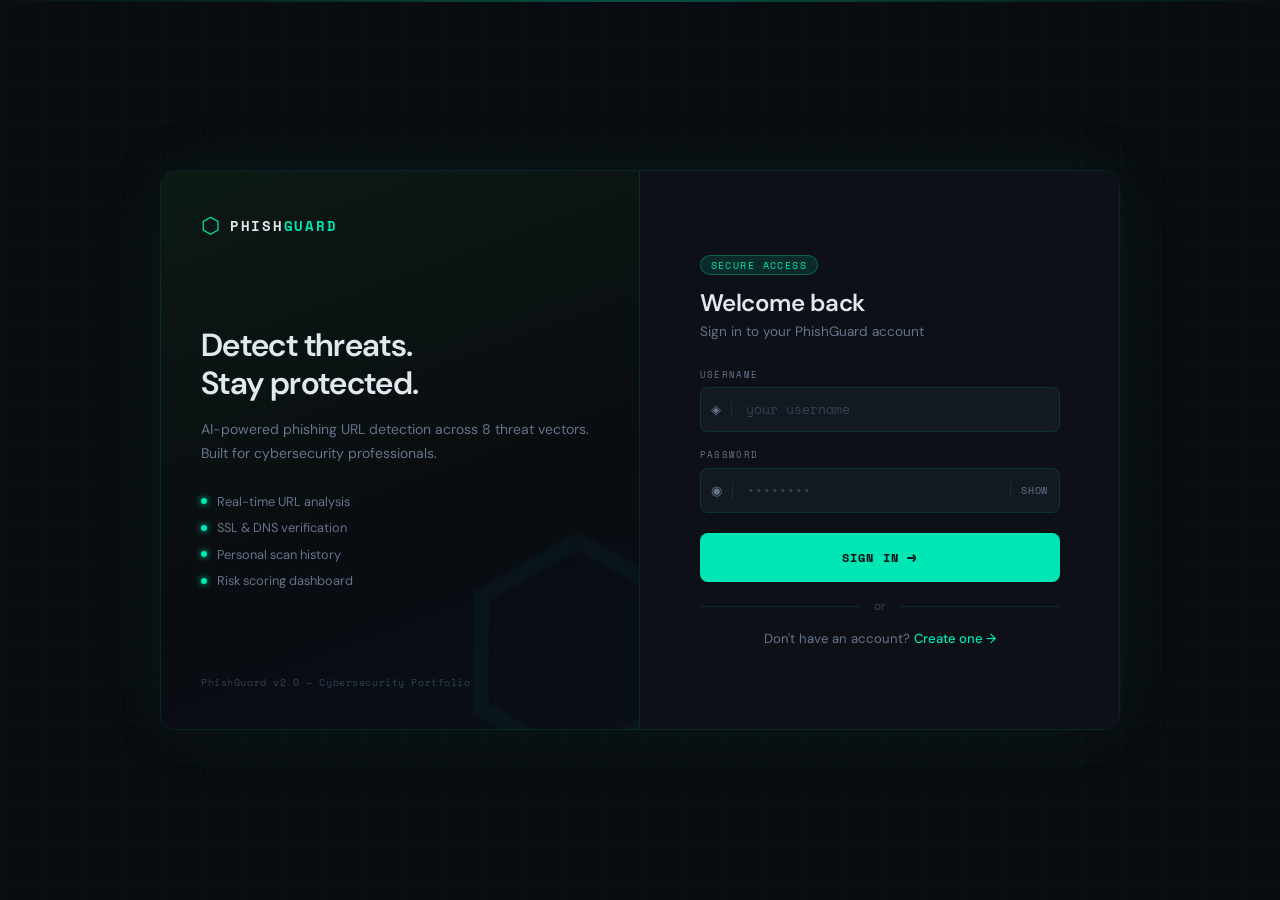
<file: frontend/index.html>
<!DOCTYPE html>
<html lang="en">
<head>
  <meta charset="UTF-8" />
  <meta name="viewport" content="width=device-width, initial-scale=1.0" />
  <title>PhishGuard — URL Threat Analyzer</title>
  <link rel="preconnect" href="https://fonts.googleapis.com" />
  <link href="https://fonts.googleapis.com/css2?family=Space+Mono:wght@400;700&family=DM+Sans:wght@300;400;500;600&display=swap" rel="stylesheet" />
  <link rel="stylesheet" href="styles.css" />
</head>
<body>

  <!-- Animated background grid -->
  <div class="bg-grid"></div>
  <div class="scanline"></div>

  <!-- ── Header ────────────────────────────────────────── -->
  <header class="header">
    <div class="header-inner">
      <div class="logo">
        <span class="logo-icon">⬡</span>
        <span class="logo-text">PHISH<span class="accent">GUARD</span></span>
      </div>
      <div class="header-meta"><span id="user-label" style="color:var(--accent);font-family:var(--font-mono);font-size:.65rem;letter-spacing:.1em;margin-right:8px"></span>
        <span class="status-dot"></span>
        <span class="status-label">SYSTEM ONLINE</span>
        <span class="divider">|</span>
        <span id="live-clock" class="clock"></span><button onclick="logout()" style="margin-left:12px;background:transparent;border:1px solid var(--border);color:var(--text-dim);font-family:var(--font-mono);font-size:.6rem;letter-spacing:.08em;padding:3px 10px;border-radius:6px;cursor:pointer;">LOGOUT</button>
      </div>
    </div>
  </header>

  <!-- ── Main ──────────────────────────────────────────── -->
  <main class="main">

    <!-- Hero label -->
    <div class="hero-label">
      <span class="tag">THREAT INTELLIGENCE</span>
      <h1 class="hero-title">URL Phishing<br/><em>Detection Engine</em></h1>
      <p class="hero-sub">Paste any URL below. Our rule-based analyzer scores it across 8 threat vectors in real time.</p>
    </div>

    <!-- ── Input Panel ──────────────────────────────────── -->
    <section class="input-panel card">
      <div class="input-label">TARGET URL</div>
      <div class="input-row">
        <div class="input-wrap">
          <span class="input-prefix">https://</span>
          <input
            type="text"
            id="url-input"
            class="url-input"
            placeholder="example.com/path or paste full URL"
            autocomplete="off"
            spellcheck="false"
          />
        </div>
        <button id="analyze-btn" class="btn-analyze" onclick="analyzeURL()">
          <span class="btn-text">ANALYZE</span>
          <span class="btn-icon">→</span>
        </button>
      </div>
      <div class="sample-urls">
        <span class="sample-label">QUICK TEST:</span>
        <button class="sample-btn" onclick="setSample('http://secure-login-bank.com/verify?update=true&account=123456789')">🔴 High Risk</button>
        <button class="sample-btn" onclick="setSample('http://192.168.0.1/login')">🔴 IP-based</button>
        <button class="sample-btn" onclick="setSample('http://paypal-login.secure-verify.com')">🟡 Suspicious</button>
        <button class="sample-btn" onclick="setSample('https://google.com')">🟢 Safe</button>
      </div>
    </section>

    <!-- ── Result Card ──────────────────────────────────── -->
    <section id="result-section" class="result-section hidden">

      <!-- Status badge -->
      <div id="result-card" class="result-card card">
        <div class="result-header">
          <div class="result-left">
            <div class="result-label">THREAT ASSESSMENT</div>
            <div id="result-url" class="result-url"></div>
          </div>
          <div id="status-badge" class="status-badge"></div>
        </div>

        <div class="result-body">
          <!-- Score meter -->
          <div class="score-block">
            <div class="score-label">RISK SCORE</div>
            <div class="score-display">
              <span id="score-value" class="score-number">0</span>
              <span class="score-max">/8</span>
            </div>
            <div class="score-bar-track">
              <div id="score-bar" class="score-bar"></div>
            </div>
          </div>

          <!-- Threat vectors -->
          <div class="vectors-block">
            <div class="vectors-label">THREAT VECTORS</div>
            <div id="reasons-list" class="reasons-list"></div>
          </div>
        </div>

        <!-- Timestamp -->
        <div id="result-timestamp" class="result-timestamp"></div>
      </div>

    </section>

    <!-- ── Stats Row ──────────────────────────────────── -->
    <section class="stats-row">
      <div class="stat-card card">
        <div class="stat-value" id="stat-total">0</div>
        <div class="stat-label">TOTAL SCANNED</div>
      </div>
      <div class="stat-card card safe-stat">
        <div class="stat-value" id="stat-safe">0</div>
        <div class="stat-label">SAFE</div>
      </div>
      <div class="stat-card card warn-stat">
        <div class="stat-value" id="stat-suspicious">0</div>
        <div class="stat-label">SUSPICIOUS</div>
      </div>
      <div class="stat-card card danger-stat">
        <div class="stat-value" id="stat-high">0</div>
        <div class="stat-label">HIGH RISK</div>
      </div>
    </section>

    <!-- ── History Table ──────────────────────────────── -->
    <section class="history-section card">
      <div class="history-header">
        <div class="history-title">
          <span class="tag">SCAN LOG</span>
          <h2>Analysis History</h2>
        </div>
        <button class="btn-clear" onclick="clearHistory()">CLEAR LOG</button>
      </div>

      <div class="table-wrap">
        <table class="history-table">
          <thead>
            <tr>
              <th>#</th>
              <th>URL</th>
              <th>SCORE</th>
              <th>STATUS</th>
              <th>TIME</th>
            </tr>
          </thead>
          <tbody id="history-body">
            <tr class="empty-row">
              <td colspan="5">No scans yet — analyze a URL above to begin.</td>
            </tr>
          </tbody>
        </table>
      </div>
    </section>

  </main>

  <!-- ── Footer ─────────────────────────────────────────── -->
  <footer class="footer">
    <span>PhishGuard v1.0 — Cybersecurity Portfolio Project</span>
    <span class="divider">|</span>
    <span>Built with Python · Flask · Vanilla JS</span>
  </footer>

  <!-- ── Loading Overlay ────────────────────────────────── -->
  <div id="loading-overlay" class="loading-overlay hidden">
    <div class="loading-inner">
      <div class="spinner"></div>
      <div class="loading-text">SCANNING URL<span class="dots"></span></div>
    </div>
  </div>

  <script src="script.js"></script>
</body>
</html>
</file>
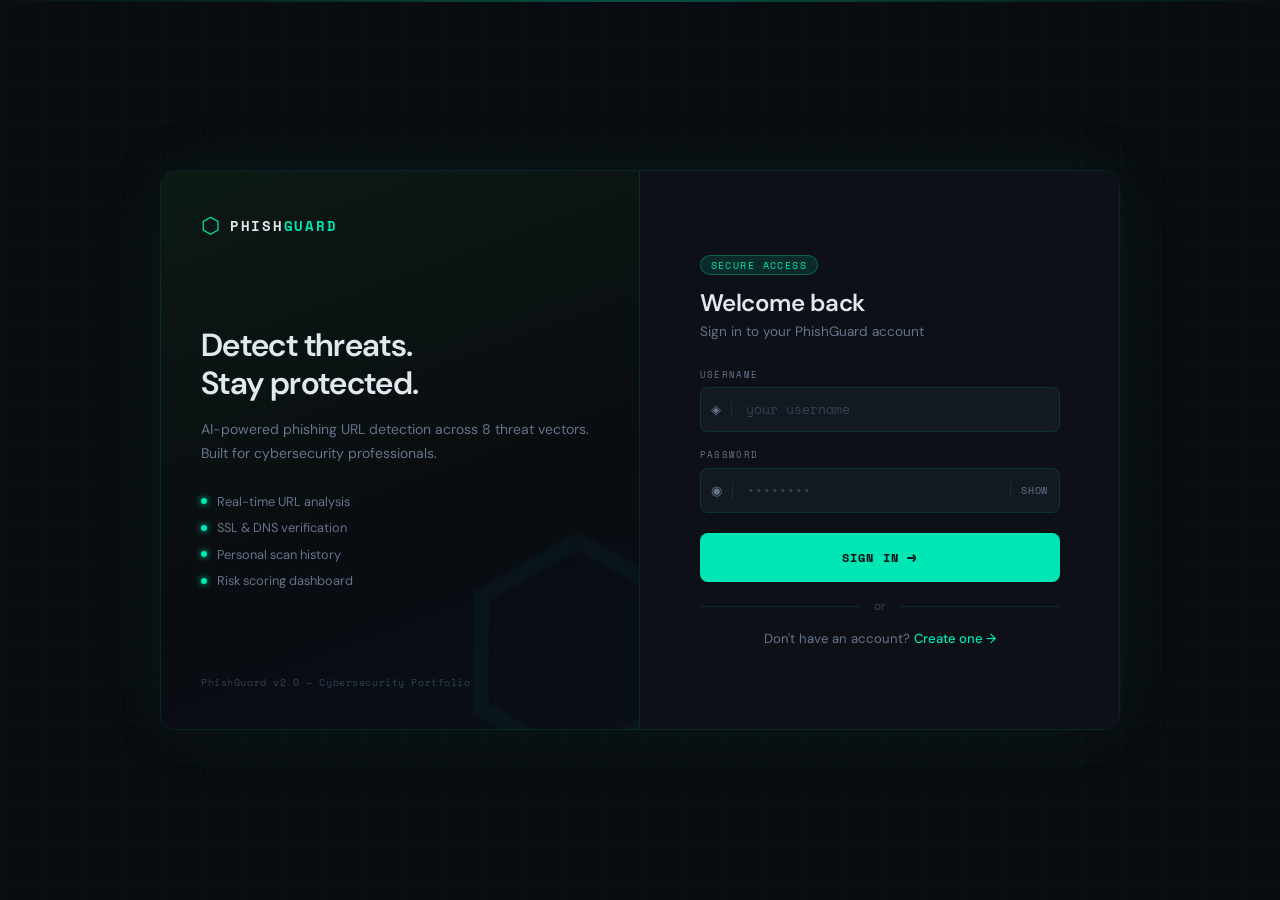
<file: frontend/login.html>
<!DOCTYPE html>
<html lang="en">
<head>
  <meta charset="UTF-8" />
  <meta name="viewport" content="width=device-width, initial-scale=1.0" />
  <title>PhishGuard — Login</title>
  <link rel="preconnect" href="https://fonts.googleapis.com" />
  <link href="https://fonts.googleapis.com/css2?family=Space+Mono:wght@400;700&family=DM+Sans:wght@300;400;500;600&display=swap" rel="stylesheet" />
  <link rel="stylesheet" href="auth.css" />
</head>
<body>

  <div class="bg-grid"></div>
  <div class="scanline"></div>

  <div class="auth-wrap">

    <!-- Left panel — branding -->
    <div class="auth-left">
      <div class="brand">
        <span class="brand-icon">⬡</span>
        <span class="brand-name">PHISH<span>GUARD</span></span>
      </div>
      <div class="brand-body">
        <h1>Detect threats.<br/>Stay protected.</h1>
        <p>AI-powered phishing URL detection across 8 threat vectors. Built for cybersecurity professionals.</p>
        <div class="feature-list">
          <div class="feat"><span class="feat-dot"></span>Real-time URL analysis</div>
          <div class="feat"><span class="feat-dot"></span>SSL & DNS verification</div>
          <div class="feat"><span class="feat-dot"></span>Personal scan history</div>
          <div class="feat"><span class="feat-dot"></span>Risk scoring dashboard</div>
        </div>
      </div>
      <div class="brand-footer">PhishGuard v2.0 — Cybersecurity Portfolio</div>
    </div>

    <!-- Right panel — form -->
    <div class="auth-right">
      <div class="form-card">

        <div class="form-header">
          <div class="form-tag">SECURE ACCESS</div>
          <h2>Welcome back</h2>
          <p>Sign in to your PhishGuard account</p>
        </div>

        <div id="error-box" class="error-box hidden"></div>
        <div id="success-box" class="success-box hidden"></div>

        <div class="form-body">

          <div class="field-group">
            <label class="field-label">USERNAME</label>
            <div class="field-wrap">
              <span class="field-icon">◈</span>
              <input type="text" id="username" class="field-input" placeholder="your username" autocomplete="username" />
            </div>
          </div>

          <div class="field-group">
            <label class="field-label">PASSWORD</label>
            <div class="field-wrap">
              <span class="field-icon">◉</span>
              <input type="password" id="password" class="field-input" placeholder="••••••••" autocomplete="current-password" />
              <button type="button" class="toggle-pw" onclick="togglePassword('password', this)">SHOW</button>
            </div>
          </div>

          <button class="btn-submit" id="login-btn" onclick="handleLogin()">
            <span id="btn-text">SIGN IN</span>
            <span class="btn-arrow">→</span>
          </button>

          <div class="form-divider"><span>or</span></div>

          <div class="form-switch">
            Don't have an account?
            <a href="signup.html">Create one →</a>
          </div>

        </div>
      </div>
    </div>

  </div>

  <script>
    const API = "http://127.0.0.1:5000";

    async function handleLogin() {
      const username = document.getElementById("username").value.trim();
      const password = document.getElementById("password").value;
      const btn      = document.getElementById("login-btn");
      const btnText  = document.getElementById("btn-text");

      clearMessages();

      if (!username || !password) {
        showError("Please fill in all fields.");
        return;
      }

      btn.disabled = true;
      btnText.textContent = "SIGNING IN...";

      try {
        const res = await fetch(`${API}/login`, {
          method: "POST",
          headers: { "Content-Type": "application/json" },
          body: JSON.stringify({ username, password })
        });

        const data = await res.json();

        if (!res.ok) {
          showError(data.error || "Login failed.");
          return;
        }

        // Store token and username
        localStorage.setItem("token", data.token);
        localStorage.setItem("username", data.username);

        showSuccess("Login successful! Redirecting...");
        setTimeout(() => { window.location.href = "index.html"; }, 800);

      } catch (err) {
        showError("Cannot reach server. Make sure Flask is running on port 5000.");
      } finally {
        btn.disabled = false;
        btnText.textContent = "SIGN IN";
      }
    }

    function togglePassword(id, btn) {
      const input = document.getElementById(id);
      if (input.type === "password") {
        input.type = "text";
        btn.textContent = "HIDE";
      } else {
        input.type = "password";
        btn.textContent = "SHOW";
      }
    }

    function showError(msg) {
      const el = document.getElementById("error-box");
      el.textContent = "⚠ " + msg;
      el.classList.remove("hidden");
    }

    function showSuccess(msg) {
      const el = document.getElementById("success-box");
      el.textContent = "✓ " + msg;
      el.classList.remove("hidden");
    }

    function clearMessages() {
      document.getElementById("error-box").classList.add("hidden");
      document.getElementById("success-box").classList.add("hidden");
    }

    // Enter key support
    document.addEventListener("keydown", e => {
      if (e.key === "Enter") handleLogin();
    });

    // Redirect if already logged in
    if (localStorage.getItem("token")) {
      window.location.href = "index.html";
    }
  </script>

</body>
</html>
</file>
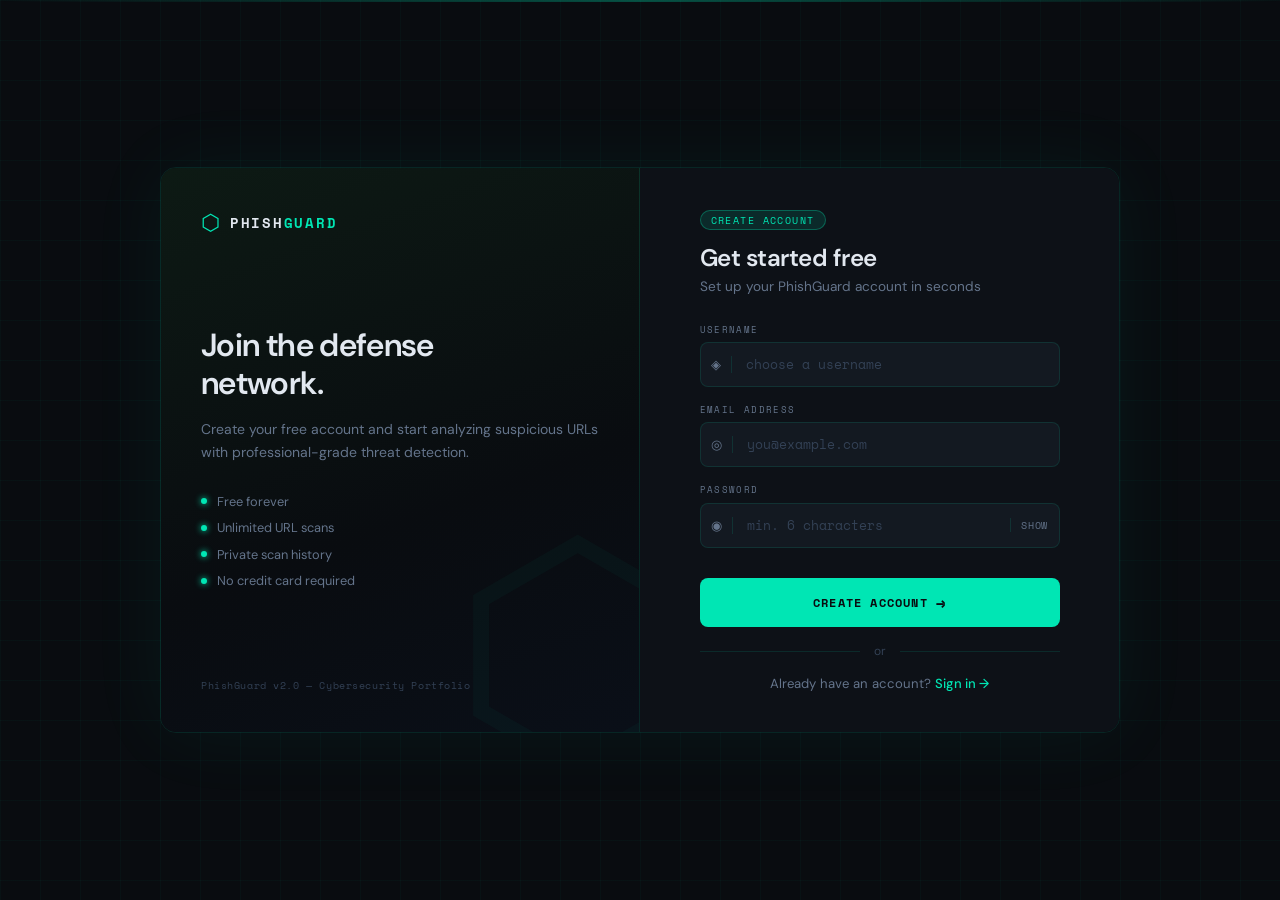
<file: frontend/signup.html>
<!DOCTYPE html>
<html lang="en">
<head>
  <meta charset="UTF-8" />
  <meta name="viewport" content="width=device-width, initial-scale=1.0" />
  <title>PhishGuard — Create Account</title>
  <link rel="preconnect" href="https://fonts.googleapis.com" />
  <link href="https://fonts.googleapis.com/css2?family=Space+Mono:wght@400;700&family=DM+Sans:wght@300;400;500;600&display=swap" rel="stylesheet" />
  <link rel="stylesheet" href="auth.css" />
</head>
<body>

  <div class="bg-grid"></div>
  <div class="scanline"></div>

  <div class="auth-wrap">

    <!-- Left panel — branding -->
    <div class="auth-left">
      <div class="brand">
        <span class="brand-icon">⬡</span>
        <span class="brand-name">PHISH<span>GUARD</span></span>
      </div>
      <div class="brand-body">
        <h1>Join the defense<br/>network.</h1>
        <p>Create your free account and start analyzing suspicious URLs with professional-grade threat detection.</p>
        <div class="feature-list">
          <div class="feat"><span class="feat-dot"></span>Free forever</div>
          <div class="feat"><span class="feat-dot"></span>Unlimited URL scans</div>
          <div class="feat"><span class="feat-dot"></span>Private scan history</div>
          <div class="feat"><span class="feat-dot"></span>No credit card required</div>
        </div>
      </div>
      <div class="brand-footer">PhishGuard v2.0 — Cybersecurity Portfolio</div>
    </div>

    <!-- Right panel — form -->
    <div class="auth-right">
      <div class="form-card">

        <div class="form-header">
          <div class="form-tag">CREATE ACCOUNT</div>
          <h2>Get started free</h2>
          <p>Set up your PhishGuard account in seconds</p>
        </div>

        <div id="error-box" class="error-box hidden"></div>
        <div id="success-box" class="success-box hidden"></div>

        <div class="form-body">

          <div class="field-group">
            <label class="field-label">USERNAME</label>
            <div class="field-wrap">
              <span class="field-icon">◈</span>
              <input type="text" id="username" class="field-input" placeholder="choose a username" autocomplete="username" />
            </div>
          </div>

          <div class="field-group">
            <label class="field-label">EMAIL ADDRESS</label>
            <div class="field-wrap">
              <span class="field-icon">◎</span>
              <input type="email" id="email" class="field-input" placeholder="you@example.com" autocomplete="email" />
            </div>
          </div>

          <div class="field-group">
            <label class="field-label">PASSWORD</label>
            <div class="field-wrap">
              <span class="field-icon">◉</span>
              <input type="password" id="password" class="field-input" placeholder="min. 6 characters" autocomplete="new-password" />
              <button type="button" class="toggle-pw" onclick="togglePassword('password', this)">SHOW</button>
            </div>
            <div class="pw-strength" id="pw-strength"></div>
          </div>

          <button class="btn-submit" id="signup-btn" onclick="handleSignup()">
            <span id="btn-text">CREATE ACCOUNT</span>
            <span class="btn-arrow">→</span>
          </button>

          <div class="form-divider"><span>or</span></div>

          <div class="form-switch">
            Already have an account?
            <a href="login.html">Sign in →</a>
          </div>

        </div>
      </div>
    </div>

  </div>

  <script>
    const API = "http://127.0.0.1:5000";

    // Password strength indicator
    document.getElementById("password").addEventListener("input", function() {
      const val = this.value;
      const el  = document.getElementById("pw-strength");
      if (!val) { el.textContent = ""; el.className = "pw-strength"; return; }

      if (val.length < 6) {
        el.textContent = "Too short";
        el.className = "pw-strength weak";
      } else if (val.length < 10 || !/[0-9]/.test(val)) {
        el.textContent = "Fair";
        el.className = "pw-strength fair";
      } else {
        el.textContent = "Strong";
        el.className = "pw-strength strong";
      }
    });

    async function handleSignup() {
      const username = document.getElementById("username").value.trim();
      const email    = document.getElementById("email").value.trim();
      const password = document.getElementById("password").value;
      const btn      = document.getElementById("signup-btn");
      const btnText  = document.getElementById("btn-text");

      clearMessages();

      if (!username || !email || !password) {
        showError("Please fill in all fields.");
        return;
      }

      if (password.length < 6) {
        showError("Password must be at least 6 characters.");
        return;
      }

      btn.disabled = true;
      btnText.textContent = "CREATING...";

      try {
        const res = await fetch(`${API}/signup`, {
          method: "POST",
          headers: { "Content-Type": "application/json" },
          body: JSON.stringify({ username, email, password })
        });

        const data = await res.json();

        if (!res.ok) {
          showError(data.error || "Signup failed.");
          return;
        }

        localStorage.setItem("token", data.token);
        localStorage.setItem("username", data.username);

        showSuccess("Account created! Redirecting to dashboard...");
        setTimeout(() => { window.location.href = "index.html"; }, 1000);

      } catch (err) {
        showError("Cannot reach server. Make sure Flask is running on port 5000.");
      } finally {
        btn.disabled = false;
        btnText.textContent = "CREATE ACCOUNT";
      }
    }

    function togglePassword(id, btn) {
      const input = document.getElementById(id);
      if (input.type === "password") {
        input.type = "text";
        btn.textContent = "HIDE";
      } else {
        input.type = "password";
        btn.textContent = "SHOW";
      }
    }

    function showError(msg) {
      const el = document.getElementById("error-box");
      el.textContent = "⚠ " + msg;
      el.classList.remove("hidden");
    }

    function showSuccess(msg) {
      const el = document.getElementById("success-box");
      el.textContent = "✓ " + msg;
      el.classList.remove("hidden");
    }

    function clearMessages() {
      document.getElementById("error-box").classList.add("hidden");
      document.getElementById("success-box").classList.add("hidden");
    }

    document.addEventListener("keydown", e => {
      if (e.key === "Enter") handleSignup();
    });

    if (localStorage.getItem("token")) {
      window.location.href = "index.html";
    }
  </script>

</body>
</html>
</file>
<file: frontend/styles.css>
/* ═══════════════════════════════════════════════════
   PhishGuard — Cybersecurity Dashboard Styles
   Dark industrial theme with terminal aesthetics
   ═══════════════════════════════════════════════════ */

/* ── Variables ─────────────────────────────────────── */
:root {
  --bg:           #090c10;
  --bg2:          #0d1117;
  --bg3:          #131921;
  --border:       rgba(0, 230, 180, 0.12);
  --border-glow:  rgba(0, 230, 180, 0.35);

  --accent:       #00e6b4;
  --accent-dim:   rgba(0, 230, 180, 0.15);
  --accent-glow:  rgba(0, 230, 180, 0.08);

  --safe:         #00e676;
  --safe-bg:      rgba(0, 230, 118, 0.1);
  --warn:         #ffd740;
  --warn-bg:      rgba(255, 215, 64, 0.1);
  --danger:       #ff4444;
  --danger-bg:    rgba(255, 68, 68, 0.1);

  --text:         #e2e8f0;
  --text-dim:     #64748b;
  --text-muted:   #334155;

  --font-mono:    'Space Mono', monospace;
  --font-sans:    'DM Sans', sans-serif;

  --radius:       12px;
  --radius-sm:    8px;
}

/* ── Reset & Base ──────────────────────────────────── */
*, *::before, *::after { box-sizing: border-box; margin: 0; padding: 0; }

html { font-size: 16px; scroll-behavior: smooth; }

body {
  background: var(--bg);
  color: var(--text);
  font-family: var(--font-sans);
  min-height: 100vh;
  overflow-x: hidden;
  position: relative;
}

/* ── Background Grid ───────────────────────────────── */
.bg-grid {
  position: fixed;
  inset: 0;
  background-image:
    linear-gradient(rgba(0,230,180,0.03) 1px, transparent 1px),
    linear-gradient(90deg, rgba(0,230,180,0.03) 1px, transparent 1px);
  background-size: 40px 40px;
  pointer-events: none;
  z-index: 0;
}

.scanline {
  position: fixed;
  top: 0; left: 0; right: 0;
  height: 2px;
  background: linear-gradient(90deg, transparent, var(--accent), transparent);
  animation: scan 4s linear infinite;
  opacity: 0.4;
  z-index: 1;
  pointer-events: none;
}

@keyframes scan {
  0%   { top: 0%; opacity: 0; }
  5%   { opacity: 0.4; }
  95%  { opacity: 0.4; }
  100% { top: 100%; opacity: 0; }
}

/* ── Utility ──────────────────────────────────────── */
.hidden { display: none !important; }

.card {
  background: var(--bg2);
  border: 1px solid var(--border);
  border-radius: var(--radius);
  position: relative;
  overflow: hidden;
}

.card::before {
  content: '';
  position: absolute;
  inset: 0;
  background: linear-gradient(135deg, var(--accent-glow) 0%, transparent 60%);
  pointer-events: none;
}

.tag {
  font-family: var(--font-mono);
  font-size: 0.65rem;
  letter-spacing: 0.15em;
  color: var(--accent);
  background: var(--accent-dim);
  border: 1px solid var(--border-glow);
  padding: 3px 10px;
  border-radius: 99px;
  display: inline-block;
}

.accent { color: var(--accent); }

.divider { color: var(--text-muted); margin: 0 8px; }

/* ── Header ────────────────────────────────────────── */
.header {
  position: relative;
  z-index: 10;
  border-bottom: 1px solid var(--border);
  background: rgba(9, 12, 16, 0.9);
  backdrop-filter: blur(12px);
  padding: 0 2rem;
}

.header-inner {
  max-width: 1100px;
  margin: 0 auto;
  height: 60px;
  display: flex;
  align-items: center;
  justify-content: space-between;
}

.logo {
  display: flex;
  align-items: center;
  gap: 10px;
}

.logo-icon {
  font-size: 1.4rem;
  color: var(--accent);
  line-height: 1;
  animation: pulse-icon 3s ease-in-out infinite;
}

@keyframes pulse-icon {
  0%, 100% { opacity: 1; }
  50% { opacity: 0.5; }
}

.logo-text {
  font-family: var(--font-mono);
  font-size: 1rem;
  font-weight: 700;
  letter-spacing: 0.12em;
  color: var(--text);
}

.header-meta {
  display: flex;
  align-items: center;
  gap: 4px;
  font-family: var(--font-mono);
  font-size: 0.7rem;
  color: var(--text-dim);
}

.status-dot {
  width: 7px; height: 7px;
  border-radius: 50%;
  background: var(--safe);
  box-shadow: 0 0 6px var(--safe);
  animation: blink 2s step-end infinite;
  margin-right: 4px;
}

@keyframes blink {
  0%, 100% { opacity: 1; }
  50% { opacity: 0.3; }
}

.status-label { color: var(--safe); letter-spacing: 0.1em; }
.clock { color: var(--text-dim); }

/* ── Main ──────────────────────────────────────────── */
.main {
  position: relative;
  z-index: 5;
  max-width: 1100px;
  margin: 0 auto;
  padding: 3rem 2rem 4rem;
  display: flex;
  flex-direction: column;
  gap: 1.5rem;
}

/* ── Hero ──────────────────────────────────────────── */
.hero-label {
  text-align: center;
  margin-bottom: 0.5rem;
}

.hero-title {
  font-family: var(--font-sans);
  font-size: clamp(2rem, 5vw, 3.2rem);
  font-weight: 600;
  line-height: 1.15;
  margin: 0.75rem 0 0.6rem;
  letter-spacing: -0.02em;
}

.hero-title em {
  font-style: normal;
  color: var(--accent);
}

.hero-sub {
  font-size: 0.95rem;
  color: var(--text-dim);
  max-width: 520px;
  margin: 0 auto;
  line-height: 1.6;
}

/* ── Input Panel ───────────────────────────────────── */
.input-panel {
  padding: 2rem;
}

.input-label {
  font-family: var(--font-mono);
  font-size: 0.65rem;
  letter-spacing: 0.15em;
  color: var(--text-dim);
  margin-bottom: 0.75rem;
}

.input-row {
  display: flex;
  gap: 0.75rem;
  align-items: stretch;
}

.input-wrap {
  flex: 1;
  display: flex;
  align-items: center;
  background: var(--bg3);
  border: 1px solid var(--border);
  border-radius: var(--radius-sm);
  transition: border-color 0.2s, box-shadow 0.2s;
  overflow: hidden;
}

.input-wrap:focus-within {
  border-color: var(--accent);
  box-shadow: 0 0 0 3px var(--accent-dim);
}

.input-prefix {
  font-family: var(--font-mono);
  font-size: 0.8rem;
  color: var(--text-dim);
  padding: 0 0.75rem;
  border-right: 1px solid var(--border);
  white-space: nowrap;
  user-select: none;
}

.url-input {
  flex: 1;
  background: transparent;
  border: none;
  outline: none;
  color: var(--text);
  font-family: var(--font-mono);
  font-size: 0.875rem;
  padding: 0.875rem 1rem;
  caret-color: var(--accent);
}

.url-input::placeholder { color: var(--text-muted); }

.btn-analyze {
  background: var(--accent);
  color: #090c10;
  border: none;
  border-radius: var(--radius-sm);
  padding: 0 1.5rem;
  font-family: var(--font-mono);
  font-size: 0.75rem;
  font-weight: 700;
  letter-spacing: 0.1em;
  cursor: pointer;
  display: flex;
  align-items: center;
  gap: 8px;
  transition: background 0.2s, transform 0.1s, box-shadow 0.2s;
  white-space: nowrap;
}

.btn-analyze:hover {
  background: #00ffd0;
  box-shadow: 0 0 20px rgba(0,230,180,0.4);
}

.btn-analyze:active { transform: scale(0.97); }

.btn-icon {
  font-size: 1rem;
  transition: transform 0.2s;
}

.btn-analyze:hover .btn-icon { transform: translateX(3px); }

/* Sample URLs */
.sample-urls {
  margin-top: 1rem;
  display: flex;
  flex-wrap: wrap;
  align-items: center;
  gap: 0.5rem;
}

.sample-label {
  font-family: var(--font-mono);
  font-size: 0.65rem;
  color: var(--text-muted);
  letter-spacing: 0.1em;
}

.sample-btn {
  background: var(--bg3);
  border: 1px solid var(--border);
  color: var(--text-dim);
  font-size: 0.75rem;
  padding: 4px 12px;
  border-radius: 99px;
  cursor: pointer;
  transition: all 0.2s;
  font-family: var(--font-sans);
}

.sample-btn:hover {
  border-color: var(--accent);
  color: var(--accent);
  background: var(--accent-dim);
}

/* ── Result Card ───────────────────────────────────── */
.result-section { animation: slideIn 0.4s ease; }

@keyframes slideIn {
  from { opacity: 0; transform: translateY(16px); }
  to   { opacity: 1; transform: translateY(0); }
}

.result-card { padding: 2rem; }

.result-header {
  display: flex;
  align-items: flex-start;
  justify-content: space-between;
  gap: 1rem;
  margin-bottom: 1.75rem;
}

.result-label {
  font-family: var(--font-mono);
  font-size: 0.65rem;
  letter-spacing: 0.15em;
  color: var(--text-dim);
  margin-bottom: 0.4rem;
}

.result-url {
  font-family: var(--font-mono);
  font-size: 0.8rem;
  color: var(--text);
  word-break: break-all;
  max-width: 520px;
}

/* Status Badge */
.status-badge {
  font-family: var(--font-mono);
  font-size: 0.85rem;
  font-weight: 700;
  letter-spacing: 0.08em;
  padding: 0.5rem 1.2rem;
  border-radius: 99px;
  white-space: nowrap;
  flex-shrink: 0;
}

.badge-safe    { background: var(--safe-bg);   border: 1px solid var(--safe);   color: var(--safe);   }
.badge-warn    { background: var(--warn-bg);   border: 1px solid var(--warn);   color: var(--warn);   }
.badge-danger  { background: var(--danger-bg); border: 1px solid var(--danger); color: var(--danger); }

/* Result Body */
.result-body {
  display: grid;
  grid-template-columns: 200px 1fr;
  gap: 2rem;
  align-items: start;
}

/* Score */
.score-block {}
.score-label {
  font-family: var(--font-mono);
  font-size: 0.65rem;
  letter-spacing: 0.15em;
  color: var(--text-dim);
  margin-bottom: 0.5rem;
}

.score-display {
  display: flex;
  align-items: baseline;
  gap: 2px;
  margin-bottom: 0.75rem;
}

.score-number {
  font-family: var(--font-mono);
  font-size: 3.5rem;
  font-weight: 700;
  line-height: 1;
  transition: color 0.3s;
}

.score-max {
  font-family: var(--font-mono);
  font-size: 1rem;
  color: var(--text-muted);
}

.score-bar-track {
  height: 6px;
  background: var(--bg3);
  border-radius: 99px;
  overflow: hidden;
}

.score-bar {
  height: 100%;
  border-radius: 99px;
  transition: width 0.6s cubic-bezier(0.34, 1.56, 0.64, 1), background 0.3s;
}

/* Reasons */
.vectors-label {
  font-family: var(--font-mono);
  font-size: 0.65rem;
  letter-spacing: 0.15em;
  color: var(--text-dim);
  margin-bottom: 0.75rem;
}

.reasons-list {
  display: flex;
  flex-direction: column;
  gap: 0.5rem;
}

.reason-item {
  display: flex;
  align-items: flex-start;
  gap: 0.6rem;
  font-size: 0.85rem;
  color: var(--text);
  line-height: 1.4;
}

.reason-dot {
  width: 6px; height: 6px;
  border-radius: 50%;
  margin-top: 0.35rem;
  flex-shrink: 0;
}

.no-threats {
  color: var(--safe);
  font-size: 0.875rem;
  display: flex;
  align-items: center;
  gap: 0.5rem;
}

.result-timestamp {
  font-family: var(--font-mono);
  font-size: 0.65rem;
  color: var(--text-muted);
  margin-top: 1.5rem;
  letter-spacing: 0.05em;
}

/* ── Stats Row ─────────────────────────────────────── */
.stats-row {
  display: grid;
  grid-template-columns: repeat(4, 1fr);
  gap: 1rem;
}

.stat-card {
  padding: 1.25rem 1.5rem;
  text-align: center;
}

.stat-value {
  font-family: var(--font-mono);
  font-size: 2rem;
  font-weight: 700;
  color: var(--text);
  line-height: 1;
  margin-bottom: 0.4rem;
  transition: all 0.3s;
}

.stat-label {
  font-family: var(--font-mono);
  font-size: 0.6rem;
  letter-spacing: 0.15em;
  color: var(--text-dim);
}

.safe-stat   .stat-value { color: var(--safe); }
.warn-stat   .stat-value { color: var(--warn); }
.danger-stat .stat-value { color: var(--danger); }

/* ── History Table ─────────────────────────────────── */
.history-section { padding: 1.75rem 2rem; }

.history-header {
  display: flex;
  align-items: flex-end;
  justify-content: space-between;
  margin-bottom: 1.5rem;
}

.history-title h2 {
  font-size: 1.25rem;
  font-weight: 600;
  margin-top: 0.35rem;
}

.btn-clear {
  background: transparent;
  border: 1px solid var(--border);
  color: var(--text-dim);
  font-family: var(--font-mono);
  font-size: 0.65rem;
  letter-spacing: 0.1em;
  padding: 6px 14px;
  border-radius: var(--radius-sm);
  cursor: pointer;
  transition: all 0.2s;
}

.btn-clear:hover {
  border-color: var(--danger);
  color: var(--danger);
  background: var(--danger-bg);
}

.table-wrap {
  overflow-x: auto;
  border-radius: var(--radius-sm);
  border: 1px solid var(--border);
}

.history-table {
  width: 100%;
  border-collapse: collapse;
  font-size: 0.82rem;
}

.history-table thead tr {
  background: var(--bg3);
  border-bottom: 1px solid var(--border);
}

.history-table th {
  font-family: var(--font-mono);
  font-size: 0.6rem;
  letter-spacing: 0.15em;
  color: var(--text-dim);
  padding: 0.75rem 1rem;
  text-align: left;
  font-weight: 400;
}

.history-table td {
  padding: 0.7rem 1rem;
  border-bottom: 1px solid rgba(255,255,255,0.03);
  color: var(--text);
  font-size: 0.8rem;
  vertical-align: middle;
}

.history-table tbody tr {
  transition: background 0.15s;
}

.history-table tbody tr:hover {
  background: rgba(0, 230, 180, 0.03);
}

.history-table tbody tr:last-child td {
  border-bottom: none;
}

.url-cell {
  font-family: var(--font-mono);
  font-size: 0.72rem;
  max-width: 380px;
  overflow: hidden;
  text-overflow: ellipsis;
  white-space: nowrap;
}

.score-cell {
  font-family: var(--font-mono);
  font-weight: 700;
}

.badge-sm {
  font-family: var(--font-mono);
  font-size: 0.62rem;
  font-weight: 700;
  letter-spacing: 0.08em;
  padding: 3px 10px;
  border-radius: 99px;
  white-space: nowrap;
  display: inline-block;
}

.time-cell {
  font-family: var(--font-mono);
  font-size: 0.68rem;
  color: var(--text-dim);
  white-space: nowrap;
}

.empty-row td {
  text-align: center;
  color: var(--text-muted);
  font-family: var(--font-mono);
  font-size: 0.75rem;
  padding: 2rem;
}

/* ── Loading Overlay ───────────────────────────────── */
.loading-overlay {
  position: fixed;
  inset: 0;
  background: rgba(9, 12, 16, 0.85);
  backdrop-filter: blur(4px);
  z-index: 100;
  display: flex;
  align-items: center;
  justify-content: center;
}

.loading-inner {
  text-align: center;
  display: flex;
  flex-direction: column;
  align-items: center;
  gap: 1rem;
}

.spinner {
  width: 40px; height: 40px;
  border: 2px solid var(--border);
  border-top-color: var(--accent);
  border-radius: 50%;
  animation: spin 0.8s linear infinite;
}

@keyframes spin {
  to { transform: rotate(360deg); }
}

.loading-text {
  font-family: var(--font-mono);
  font-size: 0.75rem;
  letter-spacing: 0.15em;
  color: var(--accent);
}

.dots::after {
  content: '';
  animation: dotdot 1.5s steps(4, end) infinite;
}

@keyframes dotdot {
  0%   { content: ''; }
  25%  { content: '.'; }
  50%  { content: '..'; }
  75%  { content: '...'; }
  100% { content: ''; }
}

/* ── Footer ────────────────────────────────────────── */
.footer {
  position: relative;
  z-index: 5;
  border-top: 1px solid var(--border);
  padding: 1rem 2rem;
  text-align: center;
  font-family: var(--font-mono);
  font-size: 0.65rem;
  color: var(--text-muted);
  letter-spacing: 0.05em;
}

/* ── Responsive ────────────────────────────────────── */
@media (max-width: 768px) {
  .header-inner { flex-wrap: wrap; gap: 0.25rem; }
  .input-row { flex-direction: column; }
  .btn-analyze { width: 100%; justify-content: center; padding: 0.875rem; }
  .result-body { grid-template-columns: 1fr; }
  .stats-row { grid-template-columns: repeat(2, 1fr); }
  .result-header { flex-direction: column-reverse; }
  .main { padding: 1.5rem 1rem 3rem; }
}
</file>
<file: frontend/auth.css>
/* ═══════════════════════════════════════════════
   PhishGuard — Auth Pages (Login & Signup)
   ═══════════════════════════════════════════════ */

:root {
  --bg:          #090c10;
  --bg2:         #0d1117;
  --bg3:         #131921;
  --accent:      #00e6b4;
  --accent-dim:  rgba(0,230,180,0.12);
  --border:      rgba(0,230,180,0.12);
  --border-glow: rgba(0,230,180,0.3);
  --safe:        #00e676;
  --danger:      #ff4444;
  --danger-bg:   rgba(255,68,68,0.1);
  --text:        #e2e8f0;
  --dim:         #64748b;
  --muted:       #334155;
  --mono:        'Space Mono', monospace;
  --sans:        'DM Sans', sans-serif;
}

*, *::before, *::after { box-sizing: border-box; margin: 0; padding: 0; }
html { font-size: 16px; }

body {
  background: var(--bg);
  color: var(--text);
  font-family: var(--sans);
  min-height: 100vh;
  display: flex;
  align-items: center;
  justify-content: center;
  overflow: hidden;
}

/* ── Background ──────────────────────────────── */
.bg-grid {
  position: fixed; inset: 0;
  background-image:
    linear-gradient(rgba(0,230,180,0.03) 1px, transparent 1px),
    linear-gradient(90deg, rgba(0,230,180,0.03) 1px, transparent 1px);
  background-size: 40px 40px;
  pointer-events: none; z-index: 0;
}

.scanline {
  position: fixed; top: 0; left: 0; right: 0; height: 2px;
  background: linear-gradient(90deg, transparent, var(--accent), transparent);
  animation: scan 4s linear infinite; opacity: 0.3; z-index: 1; pointer-events: none;
}

@keyframes scan {
  0%   { top: 0%;   opacity: 0; }
  5%   { opacity: 0.3; }
  95%  { opacity: 0.3; }
  100% { top: 100%; opacity: 0; }
}

/* ── Layout ──────────────────────────────────── */
.auth-wrap {
  position: relative; z-index: 5;
  display: grid;
  grid-template-columns: 1fr 1fr;
  width: 100%; max-width: 960px;
  min-height: 560px;
  border: 1px solid var(--border);
  border-radius: 16px;
  overflow: hidden;
  margin: 2rem;
  box-shadow: 0 0 80px rgba(0,230,180,0.06);
}

/* ── Left Branding Panel ─────────────────────── */
.auth-left {
  background: linear-gradient(160deg, #0d1a14 0%, #090c10 60%, #0a0f18 100%);
  border-right: 1px solid var(--border);
  padding: 2.5rem;
  display: flex;
  flex-direction: column;
  justify-content: space-between;
  position: relative;
  overflow: hidden;
}

.auth-left::before {
  content: '⬡';
  position: absolute;
  font-size: 18rem;
  color: rgba(0,230,180,0.03);
  bottom: -4rem; right: -4rem;
  line-height: 1;
  pointer-events: none;
}

.brand {
  display: flex; align-items: center; gap: 10px;
}

.brand-icon { font-size: 1.4rem; color: var(--accent); }
.brand-name {
  font-family: var(--mono); font-size: .9rem; font-weight: 700;
  letter-spacing: .12em; color: var(--text);
}
.brand-name span { color: var(--accent); }

.brand-body { flex: 1; display: flex; flex-direction: column; justify-content: center; padding: 2rem 0; }

.brand-body h1 {
  font-size: clamp(1.5rem, 3vw, 2rem);
  font-weight: 600; line-height: 1.2;
  letter-spacing: -.02em; margin-bottom: 1rem;
}

.brand-body p { font-size: .875rem; color: var(--dim); line-height: 1.65; margin-bottom: 1.75rem; }

.feature-list { display: flex; flex-direction: column; gap: .6rem; }

.feat {
  display: flex; align-items: center; gap: .6rem;
  font-size: .8rem; color: var(--dim);
}

.feat-dot {
  width: 6px; height: 6px; border-radius: 50%;
  background: var(--accent);
  box-shadow: 0 0 6px var(--accent);
  flex-shrink: 0;
}

.brand-footer {
  font-family: var(--mono); font-size: .6rem;
  color: var(--muted); letter-spacing: .06em;
}

/* ── Right Form Panel ────────────────────────── */
.auth-right {
  background: var(--bg2);
  display: flex; align-items: center; justify-content: center;
  padding: 2.5rem;
}

.form-card { width: 100%; max-width: 360px; }

.form-header { margin-bottom: 1.75rem; }

.form-tag {
  font-family: var(--mono); font-size: .6rem; letter-spacing: .15em;
  color: var(--accent); background: var(--accent-dim);
  border: 1px solid var(--border-glow);
  padding: 2px 10px; border-radius: 99px; display: inline-block; margin-bottom: .75rem;
}

.form-header h2 {
  font-size: 1.5rem; font-weight: 600;
  letter-spacing: -.02em; margin-bottom: .3rem;
}

.form-header p { font-size: .85rem; color: var(--dim); }

/* ── Messages ────────────────────────────────── */
.hidden { display: none !important; }

.error-box {
  background: var(--danger-bg); border: 1px solid rgba(255,68,68,.3);
  color: #ff7070; border-radius: 8px;
  padding: .65rem 1rem; font-size: .8rem; margin-bottom: 1rem;
}

.success-box {
  background: rgba(0,230,118,.08); border: 1px solid rgba(0,230,118,.3);
  color: var(--safe); border-radius: 8px;
  padding: .65rem 1rem; font-size: .8rem; margin-bottom: 1rem;
}

/* ── Form Fields ─────────────────────────────── */
.form-body { display: flex; flex-direction: column; gap: 1rem; }

.field-group { display: flex; flex-direction: column; gap: .4rem; }

.field-label {
  font-family: var(--mono); font-size: .58rem; letter-spacing: .15em; color: var(--dim);
}

.field-wrap {
  display: flex; align-items: center;
  background: var(--bg3); border: 1px solid var(--border);
  border-radius: 8px; overflow: hidden;
  transition: border-color .2s, box-shadow .2s;
}

.field-wrap:focus-within {
  border-color: var(--accent);
  box-shadow: 0 0 0 3px rgba(0,230,180,.1);
}

.field-icon {
  font-size: .8rem; color: var(--dim);
  padding: 0 .65rem; border-right: 1px solid var(--border);
  user-select: none;
}

.field-input {
  flex: 1; background: transparent; border: none; outline: none;
  color: var(--text); font-family: var(--mono); font-size: .8rem;
  padding: .75rem .85rem; caret-color: var(--accent);
}

.field-input::placeholder { color: var(--muted); }

.toggle-pw {
  background: transparent; border: none; border-left: 1px solid var(--border);
  color: var(--dim); font-family: var(--mono); font-size: .6rem;
  letter-spacing: .08em; padding: 0 .65rem; cursor: pointer;
  transition: color .2s; white-space: nowrap;
}
.toggle-pw:hover { color: var(--accent); }

/* Password strength */
.pw-strength {
  font-family: var(--mono); font-size: .62rem; letter-spacing: .1em; margin-top: .25rem;
}
.pw-strength.weak  { color: var(--danger); }
.pw-strength.fair  { color: #ffd740; }
.pw-strength.strong{ color: var(--safe); }

/* ── Submit Button ───────────────────────────── */
.btn-submit {
  background: var(--accent); color: #090c10;
  border: none; border-radius: 8px;
  padding: .85rem; width: 100%;
  font-family: var(--mono); font-size: .75rem; font-weight: 700; letter-spacing: .1em;
  cursor: pointer; display: flex; align-items: center; justify-content: center; gap: 8px;
  transition: background .2s, box-shadow .2s, transform .1s;
  margin-top: .25rem;
}

.btn-submit:hover {
  background: #00ffd0;
  box-shadow: 0 0 24px rgba(0,230,180,.4);
}

.btn-submit:active { transform: scale(.98); }
.btn-submit:disabled { opacity: .6; cursor: not-allowed; }

.btn-arrow { font-size: .95rem; transition: transform .2s; }
.btn-submit:hover .btn-arrow { transform: translateX(3px); }

/* ── Divider & Switch ────────────────────────── */
.form-divider {
  text-align: center; position: relative;
  font-size: .75rem; color: var(--muted);
}

.form-divider::before, .form-divider::after {
  content: ''; position: absolute; top: 50%;
  width: calc(50% - 20px); height: 1px; background: var(--border);
}
.form-divider::before { left: 0; }
.form-divider::after  { right: 0; }

.form-switch {
  text-align: center; font-size: .82rem; color: var(--dim);
}

.form-switch a {
  color: var(--accent); text-decoration: none; font-weight: 500;
  transition: opacity .2s;
}
.form-switch a:hover { opacity: .75; }

/* ── Responsive ──────────────────────────────── */
@media (max-width: 680px) {
  .auth-wrap { grid-template-columns: 1fr; margin: 1rem; }
  .auth-left  { display: none; }
  .auth-right { padding: 2rem 1.5rem; }
}
</file>
